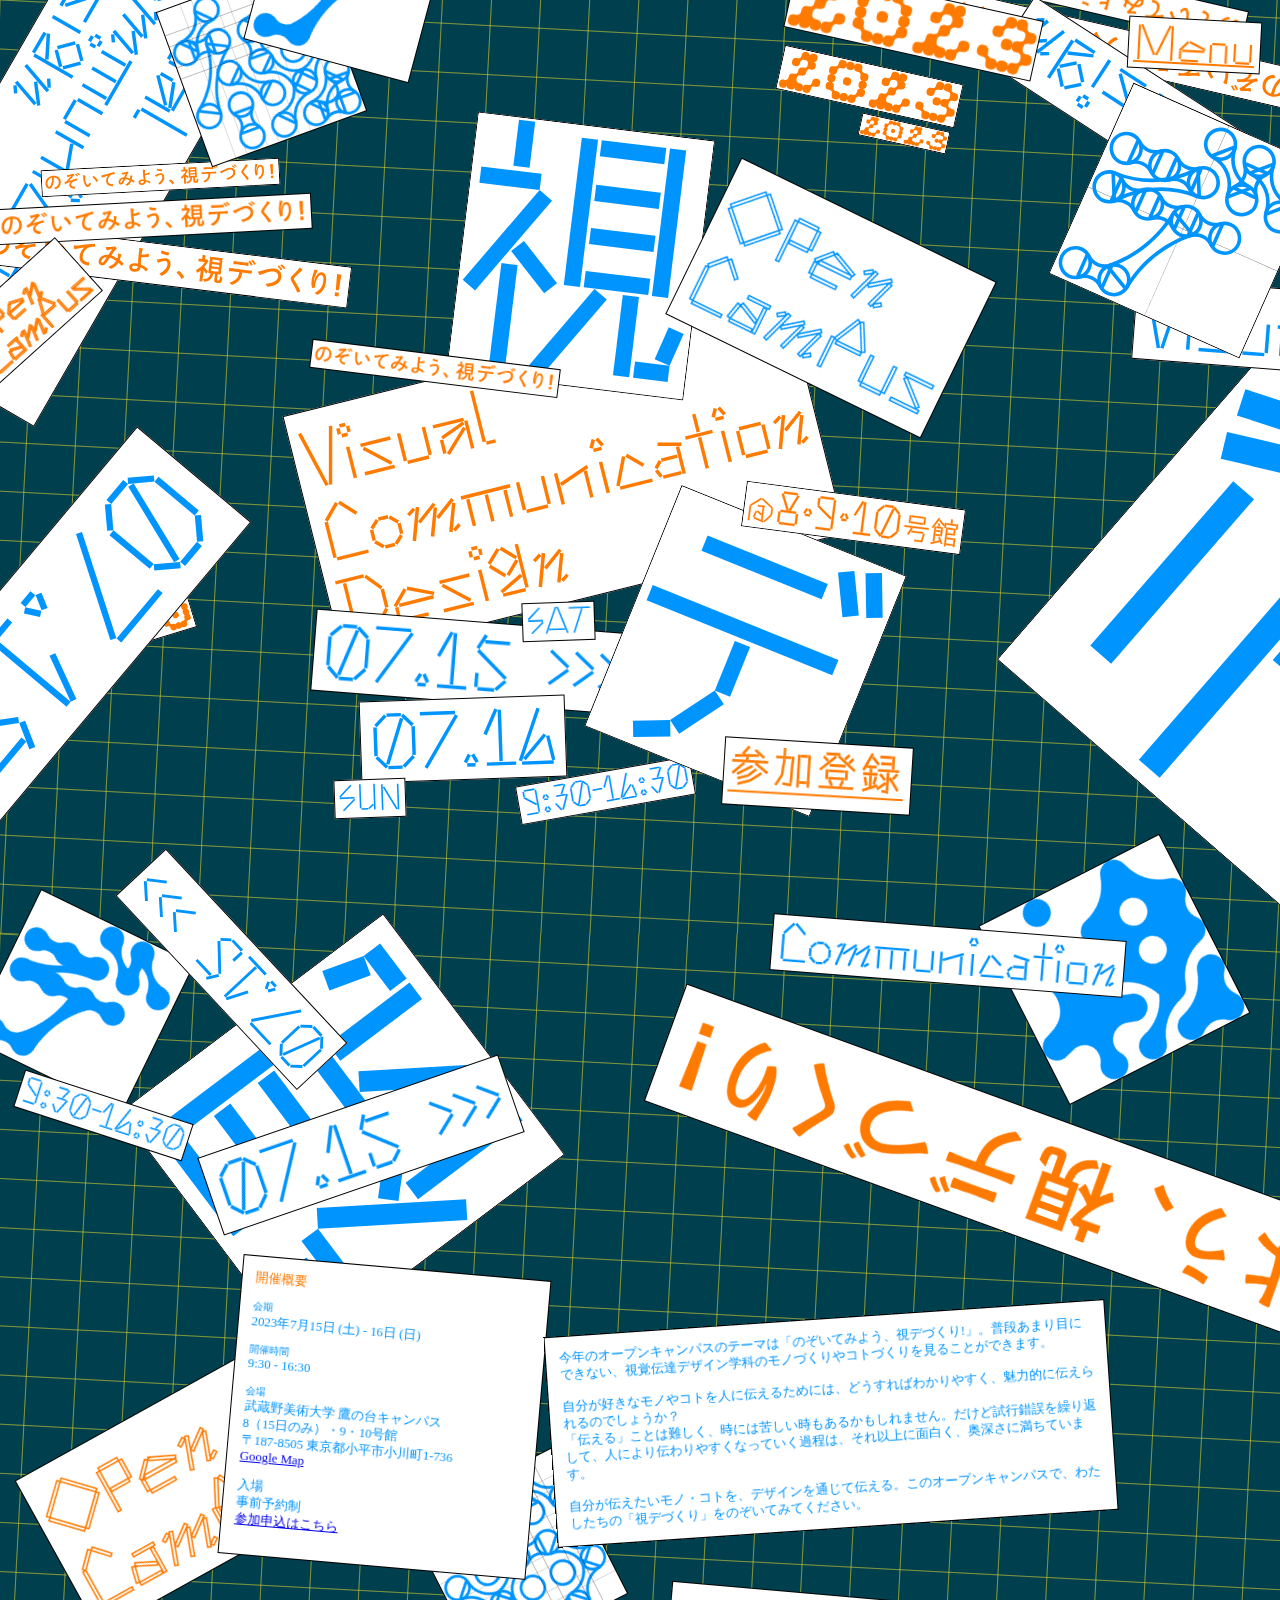
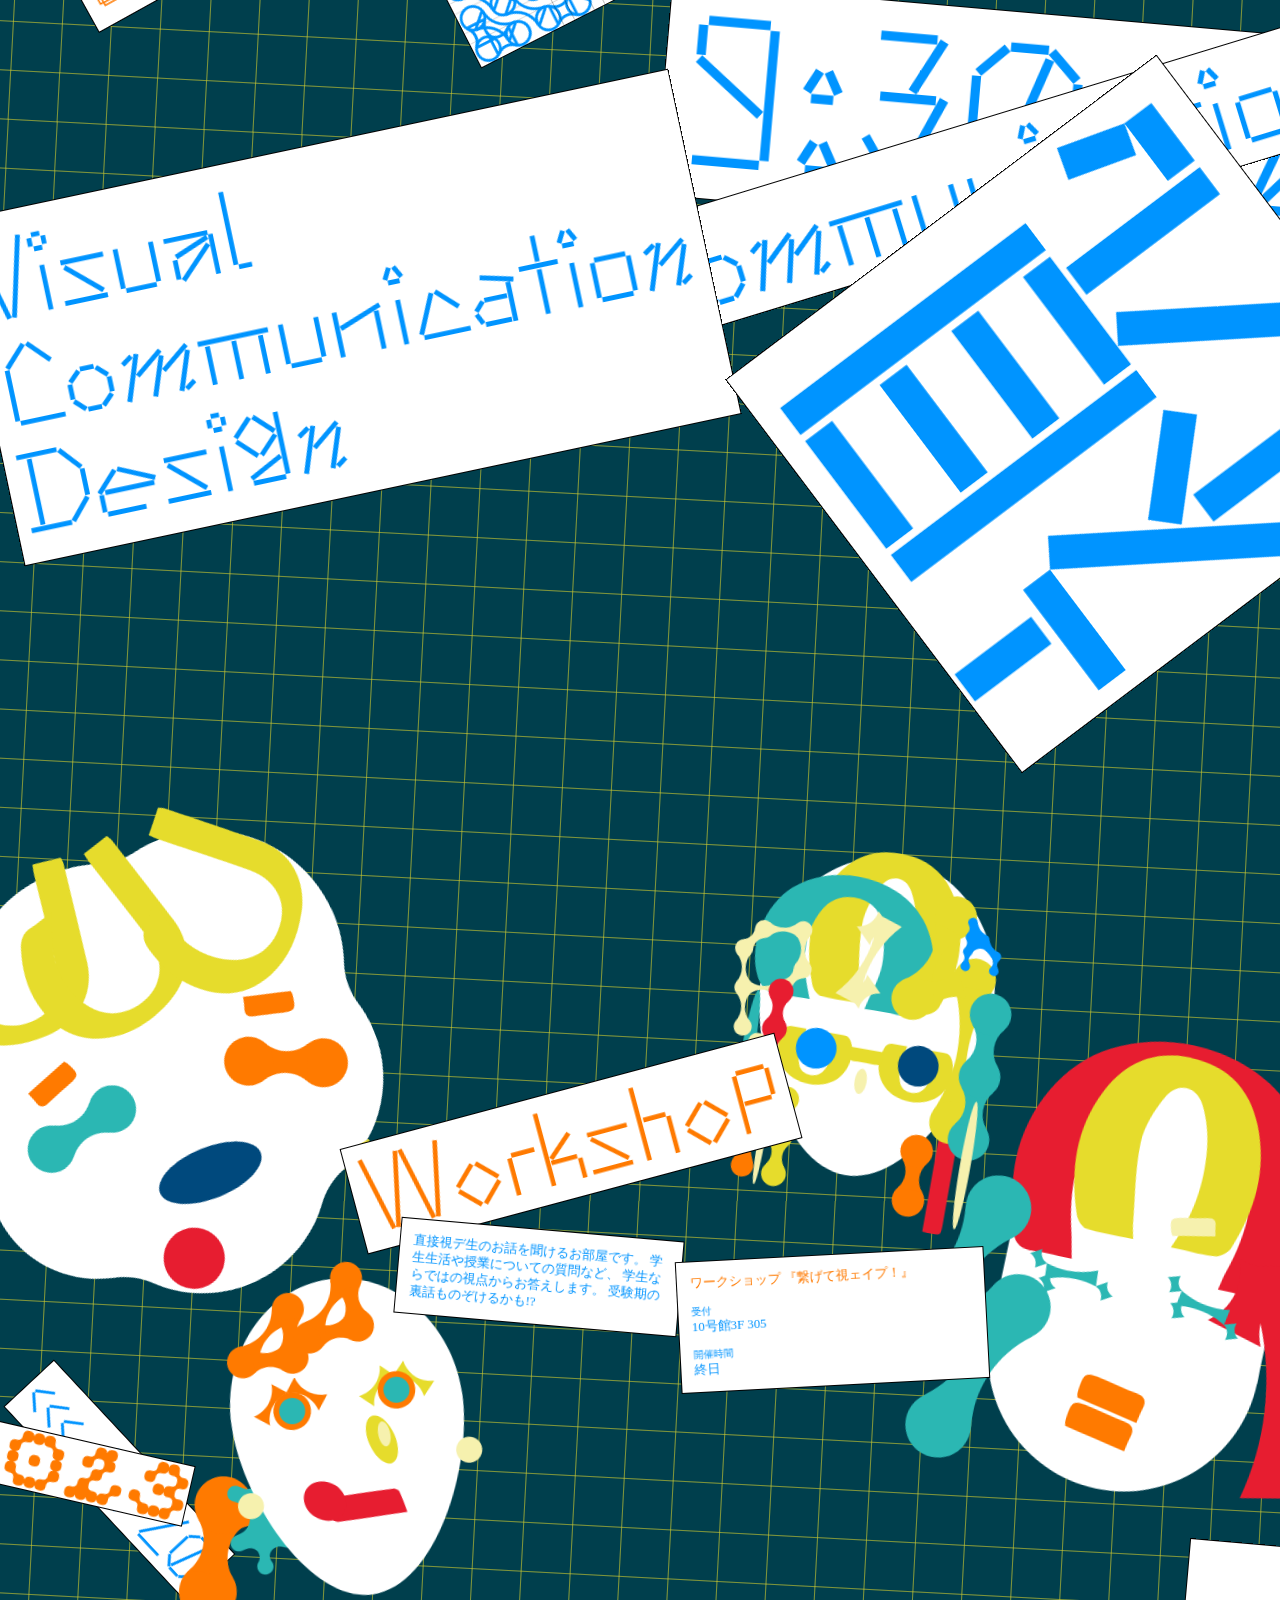
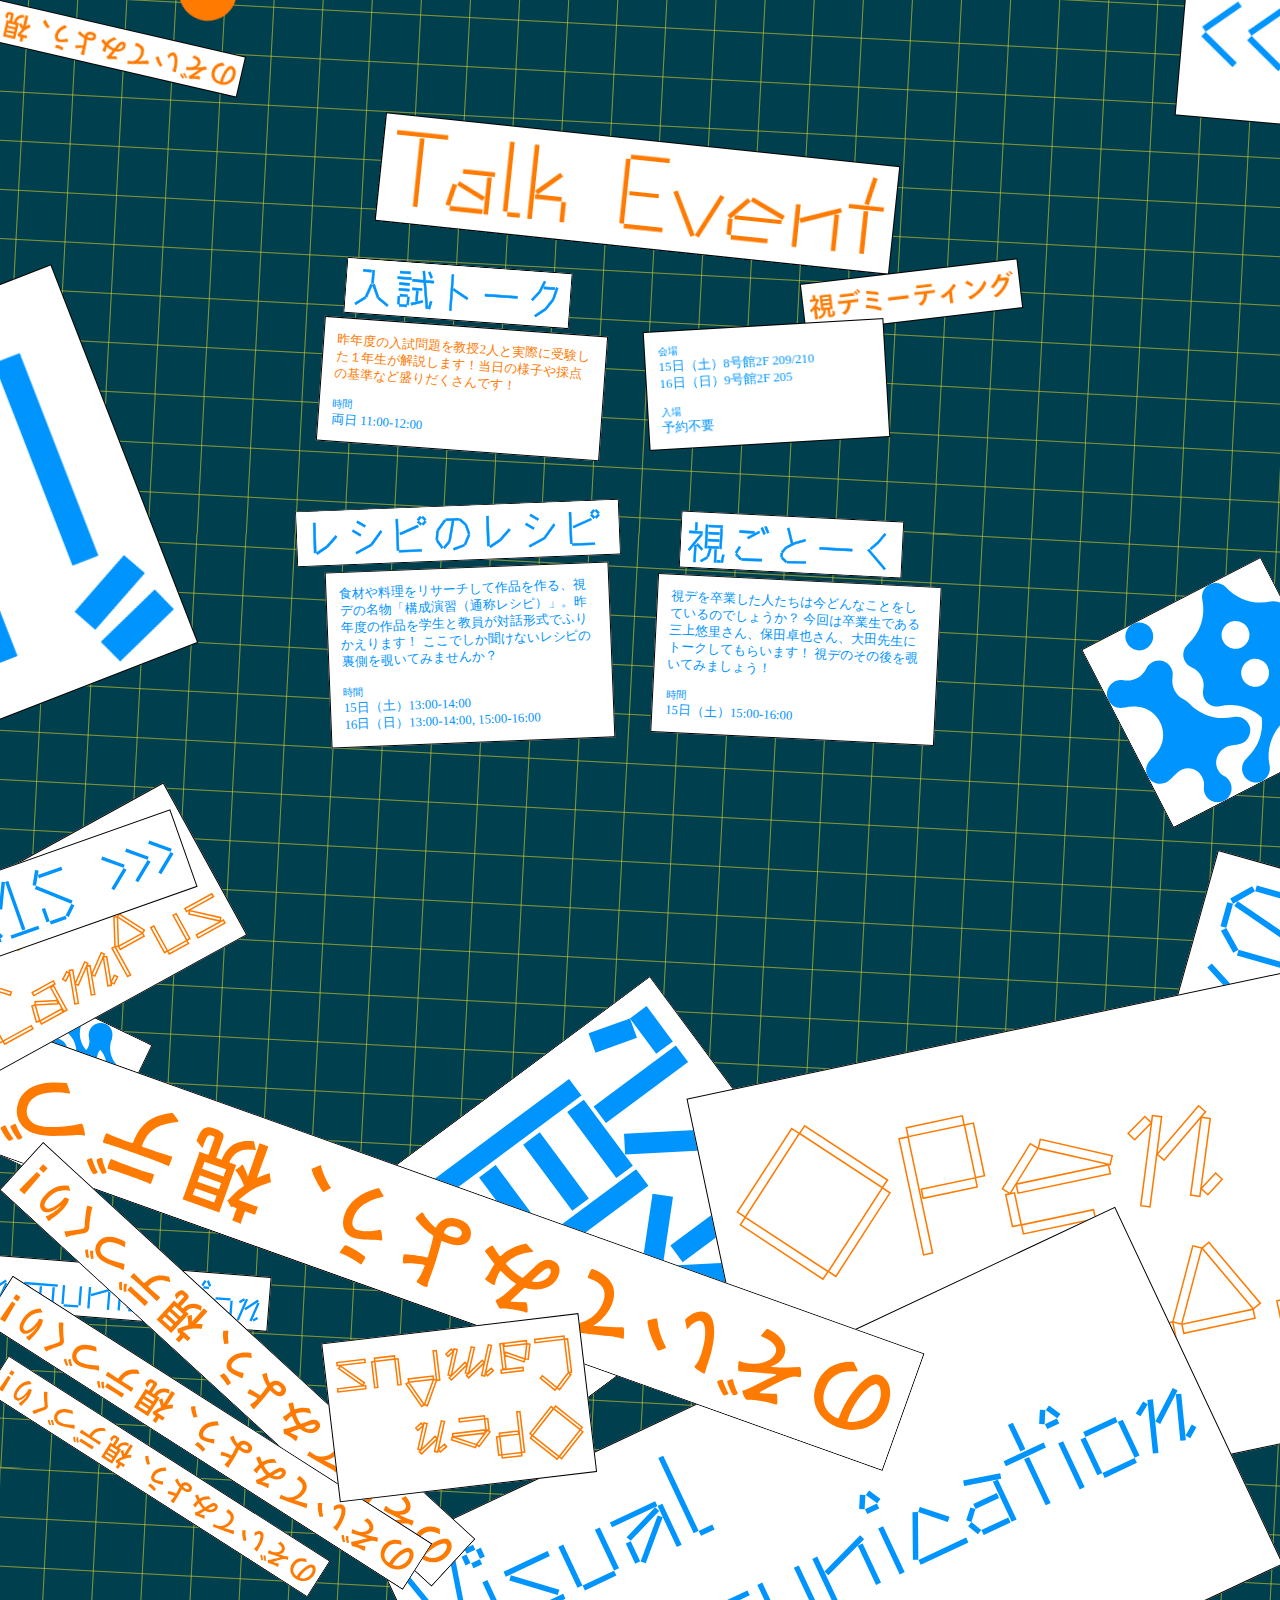
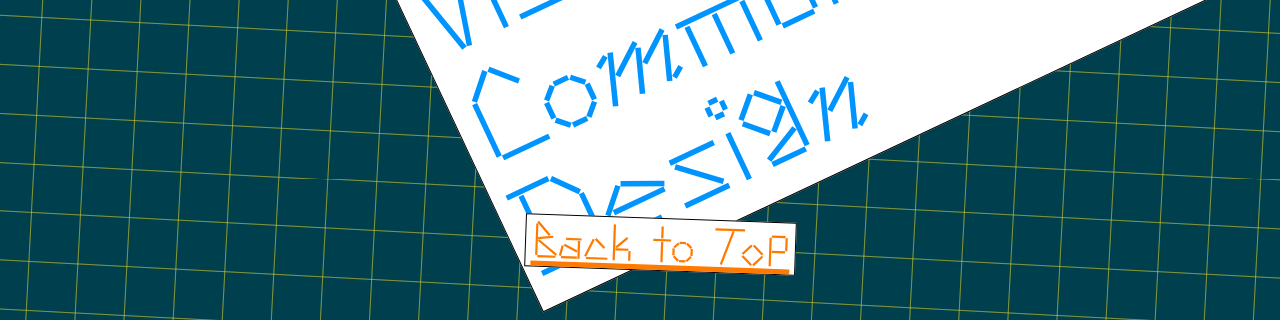
<file: index.html>
<!DOCTYPE html>
<html lang="ja">
  <head>
    <meta charset="utf-8" />
    <title>視覚伝達デザイン学科 オープンキャンパス2023</title>
    <meta name="title" content="視覚伝達デザイン学科 オープンキャンパス2023" />
    <meta name="description" content="武蔵野美術大学 視覚伝達デザイン学科の2023年度オープンキャンパスのサイトです。" />
    <meta
      name="keywords"
      content="武蔵野美術大学,視覚伝達デザイン学科,オープンキャンパス,2023年度,デザイン,大学,美術大学,小平,鷹の台,グラフィックデザイン,ヴィジュアルデザイン,タイポグラフィ,ワークショップ"
    />

    <!-- Open Graph / Facebook -->
    <meta property="og:type" content="website" />
    <meta property="og:url" content="https://vcd.musabi.ac.jp/opencampus/2023/" />
    <meta property="og:title" content="視覚伝達デザイン学科 オープンキャンパス2023" />
    <meta property="og:description" content="武蔵野美術大学 視覚伝達デザイン学科の2023年度オープンキャンパスのサイトです。" />
    <meta property="og:image" content="https://vcd.musabi.ac.jp/opencampus/2023/ogp.png" />

    <!-- Twitter -->
    <meta property="twitter:card" content="summary_large_image" />
    <meta property="twitter:url" content="https://vcd.musabi.ac.jp/opencampus/2023/" />
    <meta property="twitter:title" content="視覚伝達デザイン学科 オープンキャンパス2023" />
    <meta property="twitter:description" content="武蔵野美術大学 視覚伝達デザイン学科の2023年度オープンキャンパスのサイトです。" />
    <meta property="twitter:image" content="https://vcd.musabi.ac.jp/opencampus/2023/ogp.png" />

    <link rel="apple-touch-icon" sizes="180x180" href="/apple-touch-icon.png">
    <link rel="icon" type="image/png" sizes="32x32" href="/favicon-32x32.png">
    <link rel="icon" type="image/png" sizes="16x16" href="/favicon-16x16.png">
    <link rel="manifest" href="/site.webmanifest">
    <meta name="msapplication-TileColor" content="#da532c">
    <meta name="theme-color" content="#ffffff">

    <meta name="viewport" content="width=device-width, initial-scale=1">
    <link rel="stylesheet" href="index.css" />
    <!--[if lt IE 9]>
      <script src="http://html5shiv.googlecode.com/svn/trunk/html5.js"></script>
      <script src="http://css3-mediaqueries-js.googlecode.com/svn/trunk/css3-mediaqueries.js"></script>
    <![endif]-->
    <link rel="preconnect" href="https://cdn.fonts.net" />
    <link
      href="https://cdn.fonts.net/kit/6955ef24-efd7-4bdb-935f-aec42a802c64/6955ef24-efd7-4bdb-935f-aec42a802c64.css"
      rel="stylesheet"
    />
  </head>

  <body>
    <div id="wrapper">
      <div id="workshop" class="hidden-anchor workshop-anchor"></div>
      <div id="talk-event" class="hidden-anchor talk-event-anchor"></div>
      <div id="container">
        <button class="font-anthony color-orange buttons menu-toggle menu">
          Menu
        </button>
        <button class="font-anthony color-orange buttons menu-toggle close">
          Close
        </button>
        <a
          class="font-anthony color-blue buttons menu-button home-button"
          href="#"
          data-top="14vw"
          data-left="30vw"
          style="left: -80vw"
          >Home</a
        >
        <a
          class="font-anthony color-blue buttons menu-button workshop-button"
          href="#workshop"
          data-top="19.5vw"
          data-left="48vw"
          style="left: 180vw"
          >Workshop</a
        >
        <a
          class="font-anthony color-blue buttons menu-button talk-event-button"
          href="#talk-event"
          data-top="27.5vw"
          data-left="26.5vw"
          style="left: -80vw"
          >Talk Event</a
        >
        <a
          class="font-anthony color-orange buttons menu-button register-button"
          target="_blank"
          href="https://www.ocans.jp/musabi?fid=Neo6phg2"
          data-top="35.5vw"
          data-left="44vw"
          style="left: 180vw"
          ><img src="./images/register.svg" width="100%"></a
        >
        <a
          class="paper register"
          target="_blank"
          href="https://www.ocans.jp/musabi?fid=Neo6phg2"
          data-top="58vw"
          data-left="56.5vw"
          style="top: 58vw; left: 56.5vw"
          >
          <img src="./images/register.svg" width="100%"></img></a
        >
        <div
          class="paper card color-blue font-tazugane event-summary"
          data-top="99vw"
          data-left="18vw"
          style="top: 99vw; left: 18vw"
        >
          <div class="color-orange block-in-card">開催概要</div>
          <div class="item-title">会期</div>
          <div class="block-in-card">2023年7月15日 (土) - 16日 (日)</div>
          <div class="item-title">開催時間</div>
          <div class="block-in-card">9:30 - 16:30</div>
          <div class="item-title">会場</div>
          <div class="block-in-card">
            武蔵野美術大学 鷹の台キャンパス<br>
            8（15日のみ）・9・10号館<br>
            〒187-8505 東京都小平市小川町1-736<br><a target="_blank" href="https://goo.gl/maps/vGvET3qMGRffvXi59">Google Map</a>
          </div>
          <div>入場</div>
          <div>事前予約制</div>
          <div class="block-in-card"><a target="_blank" href="https://www.ocans.jp/musabi?fid=Neo6phg2">参加申込はこちら</a></div>
        </div>
        <div
          class="paper card color-blue font-tazugane event-description"
          data-top="103vw"
          data-left="43vw"
          style="top: 103vw; left: 43vw"
        >
          今年のオープンキャンパスのテーマは「のぞいてみよう、視デづくり!」。普段あまり目にできない、視覚伝達デザイン学科のモノづくりやコトづくりを見ることができます。<br /><br />
          自分が好きなモノやコトを人に伝えるためには、どうすればわかりやすく、魅力的に伝えられるのでしょうか？<br />
          「伝える」ことは難しく、時には苦しい時もあるかもしれません。だけど試行錯誤を繰り返して、人により伝わりやすくなっていく過程は、それ以上に面白く、奥深さに満ちています。<br /><br />
          自分が伝えたいモノ・コトを、デザインを通じて伝える。このオープンキャンパスで、わたしたちの「視デづくり」をのぞいてみてください。
        </div>
        <div
          class="paper card color-blue font-tazugane workshop-description"
          data-top="221vw"
          data-left="31vw"
          style="top: 221vw; left: 31vw"
        >
          直接視デ生のお話を聞けるお部屋です。 学生生活や授業についての質問など、 学生ならではの視点からお答えします。 受験期の裏話ものぞけるかも!?
        </div>
        <div
          class="paper card color-blue font-tazugane workshop-summary"
          data-top="223vw"
          data-left="53vw"
          style="top: 223vw; left: 53vw"
        >
          <div class="color-orange block-in-card">ワークショップ 『繋げて視ェイプ！』</div>
          <div class="item-title">受付</div>
          <div class="block-in-card">10号館3F 305</div>
          <div class="item-title">開催時間</div>
          <div>終日</div>
        </div>
        <div
          class="paper card color-blue font-tazugane talk-event-nyushi"
          data-top="275.5vw"
          data-left="25vw"
          style="top: 275.5vw; left: 25vw"
        >
          <div class="color-orange">昨年度の入試問題を教授2人と実際に受験した１年生が解説します！当日の様子や採点の基準など盛りだくさんです！</div>
          <br>
          <div  class="item-title">時間</div>
          <div>両日 11:00-12:00</div>
        </div>
        <div
          class="paper card color-blue font-tazugane talk-event-meeting"
          data-top="275.4vw"
          data-left="50.5vw"
          style="top: 275.4vw; left: 50.5vw"
        >
          <div class="item-title">会場</div>
          <div class="block-in-card">15日（土）8号館2F 209/210<br>16日（日）9号館2F 205</div>
          <div class="item-title">入場</div>
          <div>予約不要</div>
        </div>
        <div
          class="paper card color-blue font-tazugane talk-event-recipe"
          data-top="294.3vw"
          data-left="25.6vw"
          style="top: 294.3vw; left: 25.6vw"
        >
          <div>食材や料理をリサーチして作品を作る、視デの名物「構成演習（通称レシピ）」。昨年度の作品を学生と教員が対話形式でふりかえります！ ここでしか聞けないレシピの裏側を覗いてみませんか？</div>
          <br>
          <div class="item-title">時間</div>
          <div>15日（土）13:00-14:00<br>16日（日）13:00-14:00, 15:00-16:00</div>
        </div>
        <div
          class="paper card color-blue font-tazugane talk-event-shigo"
          data-top="295.3vw"
          data-left="51.1vw"
          style="top: 295.3vw; left: 51.1vw"
        >
          <div>視デを卒業した人たちは今どんなことをしているのでしょうか？ 今回は卒業生である三上悠里さん、保田卓也さん、大田先生にトークしてもらいます！ 視デのその後を覗いてみましょう！</div>
          <br>
          <div class="item-title">時間</div>
          <div>15日（土）15:00-16:00</div>
        </div>
        <a
          class="paper font-anthony color-orange to-top"
          href="#"
          data-top="392vw"
          data-left="41vw"
          style="top: 392vw; left: 41vw"
        >
          Back to Top
        </a>
      </div>
      <div id="container-sp">
        <button class="font-anthony color-orange buttons menu-toggle menu">
          Menu
        </button>
        <button class="font-anthony color-orange buttons menu-toggle close">
          Close
        </button>
        <a
          class="font-anthony color-blue buttons menu-button home-button"
          href="#"
          data-top="58.1vw"
          data-left="34.2vw"
          style="left: -80vw"
          >Home</a
        >
        <a
          class="font-anthony color-blue buttons menu-button workshop-button"
          href="#workshop"
          data-top="77.7vw"
          data-left="26.2vw"
          style="left: 180vw"
          >Workshop</a
        >
        <a
          class="font-anthony color-blue buttons menu-button talk-event-button"
          href="#talk-event"
          data-top="99vw"
          data-left="20.3vw"
          style="left: -80vw"
          >Talk Event</a
        >
        <a
          class="menu-button buttons register-button"
          target="_blank"
          href="https://www.ocans.jp/musabi?fid=Neo6phg2"
          data-top="120.6vw"
          data-left="25.5vw"
          style="left: 180vw"
          ><img src="./images/register.svg" width="100%"></a
        >
        <a
          class="paper register"
          target="_blank"
          href="https://www.ocans.jp/musabi?fid=Neo6phg2"
          data-top="133.9vw"
          data-left="65vw"
          style="top: 133.9vw; left: 65vw"
          >
          <img src="./images/register.svg" width="100%"></img></a
        >
        <div
          class="paper card color-blue font-tazugane event-description"
          data-top="226.3vw"
          data-left="7.54vw"
          style="top: 226.3vw; left: 7.54vw"
        >
          今年のオープンキャンパスのテーマは「のぞいてみよう、視デづくり!」。普段あまり目にできない、視覚伝達デザイン学科のモノづくりやコトづくりを見ることができます。<br /><br />
          自分が好きなモノやコトを人に伝えるためには、どうすればわかりやすく、魅力的に伝えられるのでしょうか？<br />
          「伝える」ことは難しく、時には苦しい時もあるかもしれません。だけど試行錯誤を繰り返して、人により伝わりやすくなっていく過程は、それ以上に面白く、奥深さに満ちています。<br /><br />
          自分が伝えたいモノ・コトを、デザインを通じて伝える。このオープンキャンパスで、わたしたちの「視デづくり」をのぞいてみてください。
        </div>
        <div
          class="paper card color-blue font-tazugane event-summary"
          data-top="341vw"
          data-left="7.74vw"
          style="top: 341vw; left: 7.74vw"
        >
          <div class="color-orange block-in-card">開催概要</div>
          <div class="item-title">会期</div>
          <div class="block-in-card">2023年7月15日 (土) - 16日 (日)</div>
          <div class="item-title">開催時間</div>
          <div class="block-in-card">9:30 - 16:30</div>
          <div class="item-title">会場</div>
          <div class="block-in-card">
            武蔵野美術大学 鷹の台キャンパス<br>
            8（15日のみ）・9・10号館<br>
            〒187-8505 東京都小平市小川町1-736<br><a target="_blank" href="https://goo.gl/maps/vGvET3qMGRffvXi59">Google Map</a>
          </div>
          <div>入場</div>
          <div>事前予約制</div>
          <div class="block-in-card"><a target="_blank" href="https://www.ocans.jp/musabi?fid=Neo6phg2">参加申込はこちら</a></div>
        </div>
        <div
          class="paper card color-blue font-tazugane workshop-summary"
          data-top="656.5vw"
          data-left="9.5vw"
          style="top: 656.5vw; left: 9.5vw"
        >
          <div class="color-orange block-in-card">ワークショップ 『繋げて視ェイプ！』</div>
          <div class="item-title">受付</div>
          <div class="block-in-card">10号館3F 305</div>
          <div class="item-title">開催時間</div>
          <div>終日</div>
        </div>
        <div
          class="paper card color-blue font-tazugane workshop-description"
          data-top="698.74vw"
          data-left="15.75vw"
          style="top: 698.74vw; left: 15.75vw"
        >
          直接視デ生のお話を聞けるお部屋です。 学生生活や授業についての質問など、 学生ならではの視点からお答えします。 受験期の裏話ものぞけるかも!?
        </div>
        <div
          class="paper card color-blue font-tazugane talk-event-meeting"
          data-top="839.9vw"
          data-left="9.1vw"
          style="top: 839.9vw; left: 9.1vw"
        >
          <div class="item-title">会場</div>
          <div class="block-in-card">15日（土）8号館2F 209/210<br>16日（日）9号館2F 205</div>
          <div class="item-title">入場</div>
          <div>予約不要</div>
        </div>
        <div
          class="paper card color-blue font-tazugane talk-event-nyushi"
          data-top="888.36vw"
          data-left="25.39vw"
          style="top: 888.36vw; left: 25.39vw"
        >
          <div>昨年度の入試問題を教授2人と実際に受験した１年生が解説します！当日の様子や採点の基準など盛りだくさんです！</div>
          <br>
          <div  class="item-title">時間</div>
          <div>両日 11:00-12:00</div>
        </div>
       <div
          class="paper card color-blue font-tazugane talk-event-recipe"
          data-top="949.22vw"
          data-left="11.54vw"
          style="top: 949.22vw; left: 11.54vw"
        >
          <div>食材や料理をリサーチして作品を作る、視デの名物「構成演習（通称レシピ）」。昨年度の作品を学生と教員が対話形式でふりかえります！ ここでしか聞けないレシピの裏側を覗いてみませんか？</div>
          <br>
          <div class="item-title">時間</div>
          <div>15日（土）13:00-14:00<br>16日（日）13:00-14:00, 15:00-16:00</div>
        </div>
        <div
          class="paper card color-blue font-tazugane talk-event-shigo"
          data-top="1037.68vw"
          data-left="25.2vw"
          style="top: 1037.68vw; left: 25.2vw"
        >
          <div>視デを卒業した人たちは今どんなことをしているのでしょうか？ 今回は卒業生である三上悠里さん、保田卓也さん、大田先生にトークしてもらいます！ 視デのその後を覗いてみましょう！</div>
          <br>
          <div class="item-title">時間</div>
          <div>15日（土）15:00-16:00</div>
        </div>
        <a
          class="paper font-anthony color-orange to-top"
          href="#"
          data-top="1232.85vw"
          data-left="30.88vw"
          style="top: 1232.85vw; left: 30.88vw"
        >
          Back to Top
        </a>
      </div>
    </div>
  </body>
  <script src="generate.js"></script>
  <script src="index.js"></script>
</html>
</file>
<file: index.css>
/* colors */

:root {
  --color-background: #003f4d;
  --color-orange: #ff7a00;
  --color-blue: #0094ff;
  --color-light-blue: #00a0e9;
}

.color-orange {
  color: var(--color-orange);
}

.color-blue {
  color: var(--color-blue);
}

.color-light-blue {
  color: var(--color-light-blue);
}

.outline-orange {
  color: transparent;
  -webkit-text-stroke: 1.5px var(--color-orange);
}

.outline-blue {
  color: transparent;
  -webkit-text-stroke: 1.5px var(--color-blue);
}

/* fonts */

@font-face {
  font-family: "Anthony";
  src: url("./fonts/Anthony.woff") format("woff");
}

@font-face {
  font-family: "Jp-kaku";
  src: url("./fonts/OC2023_OriginalFont-R.otf") format("opentype");
}

.font-anthony {
  font-family: "Anthony", sans-serif;
  line-height: 0.75em;
  padding: 0 0.1em 0.25em 0.1em;
}

.font-anthony-multi-line {
  font-family: "Anthony", sans-serif;
  line-height: 0.95em;
  padding: 0 0.1em 0.25em 0.1em;
}

.font-kaku {
  font-family: "Jp-kaku";
  font-size: 2vw;
}

.font-tazugane {
  font-family: "TazuganeGothicRegular";
  font-style: "Normal";
  font-stretch: "Normal";
}

/* common */

html,
body {
  overflow-x: hidden;
  width: 100%;
  height: 100%;
}

body {
  background-color: var(--color-background);
  background-image: url("./images/background.svg");
  background-size: cover;
  height: 400vw;
  width: 100%;
  margin: 0;
  overflow-x: hidden;
  overflow-y: hidden;
  position: relative;
}

.wrapper {
  overflow-x: hidden;
  position: relative;
  width: 100%;
  height: 100%;
}

#container {
  width: 100vw;
  overflow-y: scroll;
  overflow-x: hidden;
}

#container-sp {
  display: none;
  width: 100vw;
  overflow-y: scroll;
  overflow-x: hidden;
}

.title {
  color: white;
  width: 100%;
  text-align: center;
  font-size: 40px;
}

.paper {
  position: absolute;
  background-color: white;

  border-radius: 0;
  border: 1px solid black;
  white-space: nowrap;
}

.buttons {
  position: absolute;
  background-color: white;
  cursor: pointer;

  border-radius: 0;
  border: 1px solid black;

  font-size: 6vw;
  text-decoration: underline;
  text-decoration-thickness: 0.05em;
}

.card {
  padding: 1vw;
  white-space: normal;
  font-size: 1vw;
}

.face {
  border: none !important;
  background-color: transparent;
}

.item-title {
  font-size: 0.8vw;
}

.block-in-card {
  margin-bottom: 1em;
}

/* menu */

.close {
  display: none;
}

.open > .close {
  display: block;
}

.open > .menu {
  display: none;
}

.menu-toggle {
  font-size: 3.9vw;
  position: fixed;
  transform: rotate(3deg);
  top: 1.5vw;
  right: 1.5vw;
  z-index: 100;
}

.menu-button {
  z-index: 100;
  position: fixed;
}

.home-button {
  transform: rotate(-8.5deg);
  top: 14vw;
  left: -50vw;
}

.talk-event-button {
  transform: rotate(-3deg);
  top: 27.5vw;
  left: -50vw;
}

.workshop-button {
  transform: rotate(16deg);
  top: 19.5vw;
  left: 150vw;
}

.register-button {
  transform: rotate(-7.5deg);
  top: 35.5vw;
  left: 150vw;
  width: 24.7vw;
  padding: 0;
}

/* other */

.register {
  z-index: 4;
  width: 14.6vw;
  transform: rotate(3.5deg);
}

.event-summary {
  width: 22vw;
  z-index: 21;
  transform: rotate(5deg);
}

.event-description {
  width: 41.77vw;
  z-index: 21;
  transform: rotate(-3.9deg);
}

.workshop-description {
  width: 20vw;
  z-index: 35;
  transform: rotate(5deg);
}

.workshop-summary {
  width: 22vw;
  z-index: 35;
  transform: rotate(-3deg);
}

.talk-event-nyushi {
  width: 20vw;
  z-index: 42;
  transform: rotate(4.18deg);
}

.talk-event-meeting {
  width: 16.7vw;
  z-index: 42;
  transform: rotate(-3.33deg);
}

.talk-event-recipe {
  width: 20vw;
  z-index: 44;
  transform: rotate(-2.26deg);
}

.talk-event-shigo {
  width: 20vw;
  z-index: 44;
  transform: rotate(2.84deg);
}

.to-top {
  font-size: 4vw;
  z-index: 60;
  transform: rotate(2deg);
}

.hidden-anchor {
  position: absolute;
  left: 50vw;
}

.workshop-anchor {
  top: 205vw;
  left: 50vw;
}

.talk-event-anchor {
  top: 255vw;
}

@media screen and (max-width: 600px) {
  body {
    height: 1250vw;
    background-size: auto;
  }

  .font-anthony {
    padding: 0 0.1em 0.3em 0.1em;
  }

  #container {
    display: none;
  }

  #container-sp {
    display: block;
  }

  .buttons {
    font-size: 11.8vw;
    border: 0.5px solid black;
  }

  .menu-toggle {
    font-size: 7.2vw;
    top: 5vw;
    right: 3vw;
  }

  .paper {
    border: 0.5px solid black;
  }

  .card {
    font-size: 3.4vw;
    padding: 2vw;
  }

  .home-button {
    top: 58.1vw;
    left: -50vw;
    transform: rotate(-8.51deg);
  }

  .workshop-button {
    top: 77.7vw;
    left: 150vw;
    transform: rotate(2.95deg);
  }

  .talk-event-button {
    top: 99vw;
    left: 150vw;
    transform: rotate(-3.15deg);
  }

  .register-button {
    top: 120.6vw;
    left: -50vw;
    width: 49.7vw;
    transform: rotate(-7.4deg);
    font-size: 1rem;
  }

  .register {
    width: 26.1vw;
    z-index: 15;
  }

  .event-description {
    width: 83.1vw;
    transform: rotate(1.37deg);
    z-index: 25;
  }

  .event-summary {
    padding: 3vw;
    width: 72.1vw;
    transform: rotate(-1.79deg);
    z-index: 25;
  }

  .workshop-summary {
    width: 76vw;
    transform: rotate(-3.33deg);
  }

  .workshop-description {
    width: 68.46vw;
    transform: rotate(4.85deg);
  }

  .talk-event-meeting {
    width: 57.77vw;
    transform: rotate(-3.33deg);
  }

  .talk-event-nyushi {
    width: 68.56vw;
    transform: rotate(4.18deg);
  }

  .talk-event-recipe {
    width: 68.56vw;
    transform: rotate(-2.26deg);
  }

  .talk-event-shigo {
    width: 68.56vw;
    transform: rotate(2.84deg);
  }

  .item-title {
    font-size: 3vw;
  }

  .to-top {
    font-size: 7.2vw;
    transform: rotate(2.15deg);
  }

  .workshop-anchor {
    top: 620vw;
  }

  .talk-event-anchor {
    top: 800vw;
  }
}
</file>
